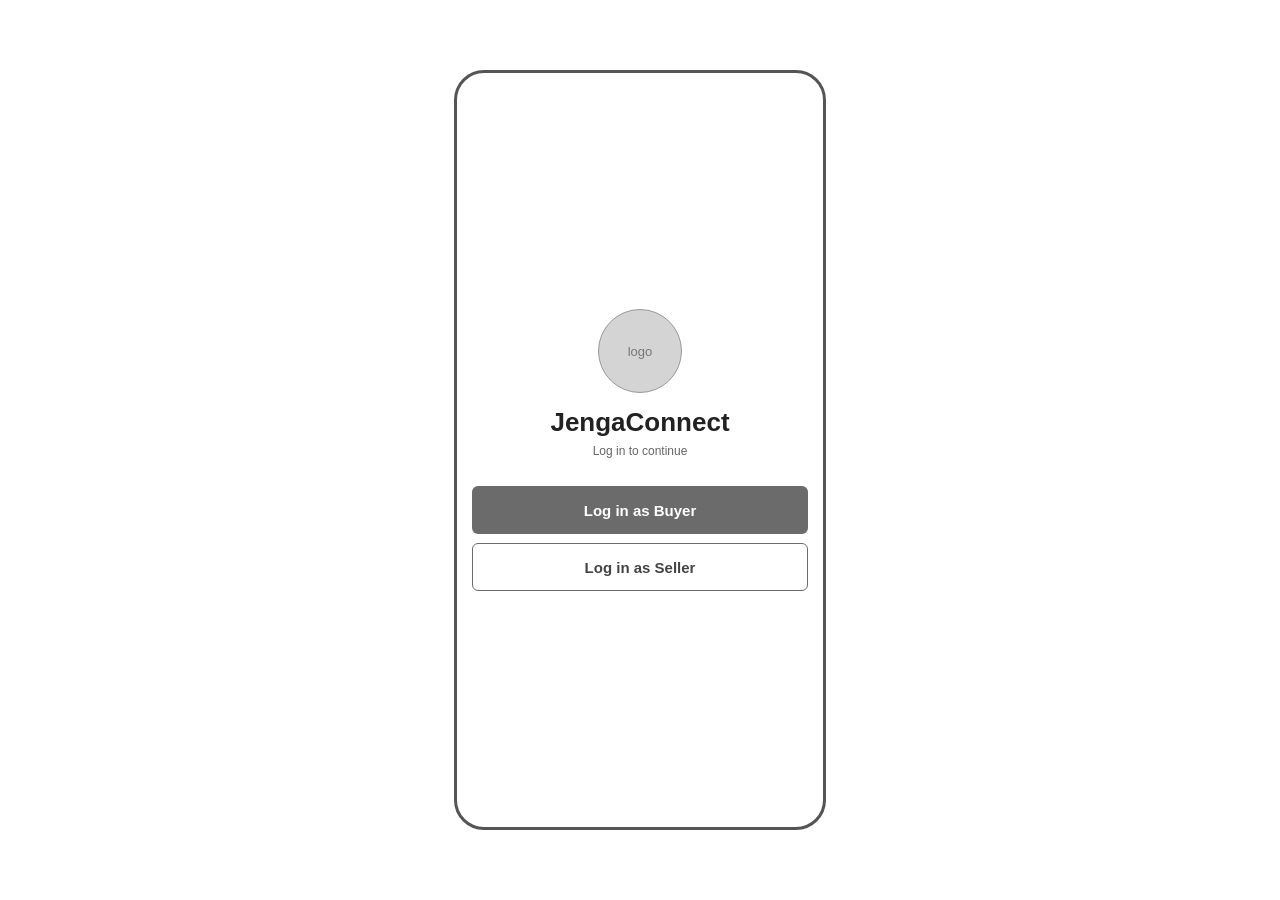
<file: index.html>
<!DOCTYPE html>
<html lang="en">
<head>
<meta charset="UTF-8">
<meta name="viewport" content="width=device-width, initial-scale=1">
<title>JengaConnect clickable wireframe</title>
<style>
/* Same look as the JengaConnect wireframes. Every button simply moves to the next step. */
*{box-sizing:border-box}
body{margin:0;background:#fff;color:#222;font-family:Arial,Helvetica,sans-serif}
button,input,select,textarea{font:inherit;color:inherit}
button{cursor:pointer}
.page{min-height:100vh;display:flex;align-items:center;justify-content:center;padding:14px}
.phone{width:372px;max-width:100%;height:min(760px,calc(100vh - 28px));min-height:600px;border:3px solid #555;border-radius:30px;background:#fff;padding:16px 15px;position:relative;overflow:hidden}
.screen{height:100%;display:flex;flex-direction:column;overflow-y:auto}
.bar{flex:none;height:38px;background:#d9d9d9;border-radius:5px;display:flex;align-items:center;padding:0 11px;font-size:15px;font-weight:700;margin-bottom:11px;gap:8px}
.bar .t{flex:1}
.bar button{border:0;background:none;font-weight:700;font-size:15px;padding:0}
.bar .exit{font-size:11px;font-weight:400;color:#555;text-decoration:underline}
.fld{border:1.5px solid #888;border-radius:4px;min-height:36px;margin:7px 0;padding:0 10px;font-size:14px;display:flex;align-items:center;color:#555;background:#fafafa;width:100%}
input.fld,select.fld,textarea.fld{outline:0}
textarea.fld{padding:8px 10px;min-height:84px;align-items:flex-start;resize:none}
.row2{display:flex;gap:8px}.row2>*{flex:1;min-width:0}
.card{border:1.5px solid #888;border-radius:6px;display:flex;gap:10px;padding:8px;margin:8px 0;font-size:14px;line-height:1.35;background:#fff;text-align:left;width:100%}
.img{width:68px;height:68px;background:#cfcfcf;border:1.5px solid #999;display:flex;align-items:center;justify-content:center;color:#777;font-size:12px;flex:none}
.bigimg{width:100%;height:130px;background:#cfcfcf;border:1.5px solid #999;display:flex;align-items:center;justify-content:center;color:#777;font-size:14px;margin-bottom:10px;gap:6px}
.btn{width:100%;min-height:42px;background:#6b6b6b;color:#fff;border:0;border-radius:6px;font-size:14px;font-weight:700;margin:9px 0 0}
.btn.alt{background:#fff;color:#444;border:1.5px solid #6b6b6b}
.kv{font-size:14px;display:grid;grid-template-columns:104px 1fr;gap:7px 8px;margin:7px 0}
.kv b{color:#555}
.chip{display:inline-block;border:1.5px solid #888;border-radius:14px;font-size:12.5px;padding:5px 11px;margin:4px 4px 0 0;background:#fff}
.steps{margin:8px 0}.step{display:flex;align-items:center;gap:10px;font-size:14px;margin:9px 0}
.dot{width:19px;height:19px;border-radius:50%;border:2px solid #666;flex:none}.dot.on{background:#666}
.tag{display:inline-flex;width:21px;height:21px;border-radius:50%;background:#254F18;color:#fff;font-size:12px;font-weight:700;align-items:center;justify-content:center;flex:none}
.small{font-size:12px;color:#666;margin:6px 0;display:flex;align-items:center;gap:6px}
.q{border:2px solid #254F18;border-radius:7px;padding:11px;margin:12px 0 0}
.q p{margin:0 0 3px;font-size:14px;font-weight:700}
.demo{border:1.5px dashed #888;border-radius:6px;padding:10px;margin:12px 0 0;background:#fafafa}
.status{display:inline-block;border:1px solid #777;border-radius:3px;background:#eee;font-size:11px;font-weight:700;padding:1px 6px}
.logo{width:84px;height:84px;border-radius:50%;background:#d4d4d4;border:1.5px solid #999;color:#777;display:flex;align-items:center;justify-content:center;margin:0 auto 14px;font-size:13px}
.center{text-align:center}
.grow{flex:1}
</style>
</head>
<body>
<div class="page"><div class="phone"><div class="screen" id="screen"></div></div></div>

<script>
(function(){
"use strict";
const tag=n=>`<span class="tag">${n}</span>`;
const exit=`<button class="exit" data-go="login">Exit</button>`;
const bar=(title,back=true)=>`<div class="bar">${back?`<button data-back>‹ Back</button>`:""}<span class="t">${title}</span>${exit}</div>`;
const listingCard=n=>`<button class="card" data-go="b-listing"><span class="img">photo</span><span><b>Material ${n} · qty</b><br>Condition: ___<br>Area · UGX ___</span></button>`;
const steps=on=>`<div class="steps">${["Contacted","Inspected","Agreed","Collected"].map((s,i)=>`<div class="step"><span class="dot ${i<on?"on":""}"></span>${s}</div>`).join("")}</div>`;
const reqCard=(m,q,st)=>`<button class="card" data-go="s-request"><span class="img">photo</span><span><b>${m}</b><br>${q}<br><span class="status">${st}</span> · tap to open</span></button>`;
const sellerCard=status=>`<div class="card" style="cursor:default"><span class="img">photo</span><span><b>Material · qty</b><br>Status: <span class="status">${status}</span></span></div>`;

// every screen below; every button moves to the next step, whatever has been typed
const SCREENS={
login:()=>`<div class="grow"></div><div class="center"><div class="logo">logo</div><h2 style="margin:0 0 4px;font-size:26px">JengaConnect</h2><p class="small" style="justify-content:center">Log in to continue</p></div>
 <button class="btn" data-go="b-browse" style="min-height:48px;font-size:15px;margin-top:22px">Log in as Buyer</button>
 <button class="btn alt" data-go="s-create" style="min-height:48px;font-size:15px">Log in as Seller</button><div class="grow"></div>`,

// ----- BUYER -----
"b-browse":()=>`${bar("JengaConnect",false)}
 <div class="fld">${tag(1)}&nbsp;&nbsp;Material (e.g. bricks, cement)</div>
 <div class="row2"><div class="fld">Quantity</div><div class="fld">Area ▾</div></div>
 <div class="fld">Collection: pick-up ▾</div>
 <div class="small">Listings are posted by individual sellers. JengaConnect does not sell or deliver.</div>
 ${listingCard("A")}${listingCard("B")}${listingCard("C")}`,

"b-listing":()=>`${bar("Listing")}
 <div class="bigimg">${tag(2)}photos (swipe)</div>
 <div class="kv"><b>Material</b><span>_______</span><b>Quantity</b><span>___ units</span><b>Condition</b><span>new / used / damaged</span><b>Age</b><span>months in storage</span><b>Area</b><span>general only</span><b>Asking</b><span>UGX ___</span><b>Seller</b><span>ownership / permission confirmed ✓</span></div>
 <div class="small">Exact site address is not shown.</div>
 <button class="btn" data-go="b-contact">Ask the seller</button>
 <button class="btn alt" data-go="report-listing">Report listing</button>`,

"report-listing":()=>`${bar("Report listing")}
 <div class="small">${tag(5)}Reports go to moderators</div>
 <select class="fld"><option>Reason ▾</option><option>Wrong material or quantity</option><option>Unsafe or misleading</option><option>Other</option></select>
 <textarea class="fld" placeholder="What happened?"></textarea>
 <button class="btn" data-go="b-browse">Submit report</button>`,

"b-contact":()=>`${bar("Contact seller")}
 <div class="small">${tag(3)}Quick questions</div>
 <div><span class="chip">Still available?</span><span class="chip">Can I inspect first?</span><span class="chip">Part quantity?</span><span class="chip">Collection cost?</span></div>
 <textarea class="fld" placeholder="Type a question…" style="margin-top:12px"></textarea>
 <div class="small" style="margin-top:8px">Inspection arrangement</div>
 <div class="row2"><select class="fld"><option>Date ▾</option><option>Tomorrow</option><option>This Saturday</option></select><select class="fld"><option>Time ▾</option><option>Morning</option><option>Afternoon</option></select></div>
 <button class="btn" data-go="b-waiting">Send request</button>`,

"b-waiting":()=>`${bar("Request sent")}
 <div class="center" style="padding:30px 0 14px"><div class="logo" style="width:64px;height:64px;font-size:11px">sent</div><b>Waiting for the seller to reply</b><div class="small" style="justify-content:center">Material · qty</div></div>
 <div class="demo"><div class="small" style="margin:0 0 4px"><b>Seller side (demo)</b></div><div class="small" style="margin:0">Seller replies and agrees to the inspection.</div>
 <button class="btn" data-go="b-inspect">Seller agrees to inspection</button></div>`,

"b-inspect":()=>`${bar("Inspection")}
 <div class="kv"><b>Seller</b><span>agreed</span><b>Inspection</b><span>day · time</span><b>Material</b><span>_______</span></div>
 <div class="small">Buyer inspects the material at the agreed time.</div>
 <div class="q"><p>Does the inspection confirm the listing?</p>
  <button class="btn" data-go="b-collection">Yes</button>
  <button class="btn alt" data-go="report-inspect">No · report to moderators</button></div>`,

"report-inspect":()=>`${bar("Report to moderators")}
 <div class="small">${tag(5)}Listing did not match the inspection</div>
 <select class="fld"><option>Reason ▾</option><option>Wrong material or quantity</option><option>Condition worse than listed</option><option>Other</option></select>
 <textarea class="fld" placeholder="What happened?"></textarea>
 <button class="btn" data-go="b-browse">Submit report · back to Browse</button>`,

"b-collection":()=>`${bar("Collection")}
 <div class="kv"><b>Agreed qty</b><span>___ units</span><b>Window</b><span>day · time</span><b>Total cost</b><span>UGX ___ + transport</span></div>
 <div class="small">${tag(4)}Status</div>${steps(2)}
 <div class="q"><p>Is the total cost still worthwhile?</p>
  <button class="btn" data-go="b-agreed">Yes · agree</button>
  <button class="btn alt" data-go="b-browse">No · cancel</button></div>
 <div class="small" style="margin-top:12px">${tag(5)}<button data-go="report-inspect" style="border:0;background:none;padding:0;font-size:12px;color:#666;text-decoration:underline">Problem? Report to moderators</button></div>`,

"b-agreed":()=>`${bar("Collection")}
 <div class="kv"><b>Agreed qty</b><span>___ units</span><b>Window</b><span>day · time</span><b>Total cost</b><span>UGX ___ + transport</span></div>
 <div class="small">${tag(4)}Status</div>${steps(3)}
 <button class="btn" data-go="b-done">Collect material · mark complete</button>`,

"b-done":()=>`<div class="grow"></div><div class="center"><div class="logo">done</div><h2 style="margin:0 0 6px">Exchange complete</h2>
 <div class="small" style="justify-content:center">The seller confirms collection</div>${steps(4)}</div>
 <button class="btn" data-go="login">Back to start</button><div class="grow"></div>`,

// ----- SELLER -----
"s-create":()=>`${bar("New listing",false)}
 <div class="fld">${tag(1)}&nbsp;&nbsp;Material</div>
 <div class="row2"><input class="fld" placeholder="Quantity"><select class="fld"><option>Unit ▾</option><option>units</option><option>bags</option></select></div>
 <select class="fld"><option>Condition: new / used / damaged ▾</option><option>New</option><option>Used</option><option>Damaged</option></select>
 <select class="fld"><option>General area ▾</option><option>Kampala</option><option>Wakiso</option></select>
 <input class="fld" placeholder="Asking price: UGX ___">
 <input class="fld" placeholder="Age: months in storage (e.g. cement)">
 <div class="row2" style="margin-top:7px"><div class="img" style="width:auto;height:50px">+ photo</div><div class="img" style="width:auto;height:50px">+ photo</div></div>
 <div class="img" style="width:auto;height:38px;margin-top:7px">+ proof of ownership or permission (optional)</div>
 <div class="small">Proof is kept private. Buyers only see "confirmed".</div>
 <label class="small" style="margin:8px 0 0"><input type="checkbox" style="width:auto"> I own this material or have permission to sell it</label>
 <button class="btn" data-go="s-listings">Submit for review</button>`,

"s-listings":()=>`${bar("My listings")}
 ${sellerCard("Pending review")}
 <div class="demo"><div class="small" style="margin:0 0 2px"><b>Moderator check (demo)</b></div><div class="small" style="margin:0">${tag(2)}Listings are checked before they appear</div>
  <button class="btn" data-go="s-published">Passed · publish</button></div>`,

"s-published":()=>`${bar("My listings")}
 ${sellerCard("Published")}
 <div class="small">Listing is now visible to buyers.</div>
 <div class="demo"><div class="small" style="margin:0"><b>Buyers have sent requests (demo)</b></div>
  <button class="btn" data-go="s-requests">Open Requests</button></div>`,

"s-requests":()=>`${bar("Requests")}
 <div class="small">Buyer requests for your listings</div>
 ${reqCard("Material A · qty","“Can I inspect first?”","New")}
 ${reqCard("Material B · qty","“Part quantity?”","New")}
 ${reqCard("Material C · qty","“Still available?”","Replied")}`,

"s-request":()=>`${bar("Buyer request")}
 <div class="small">${tag(3)}Buyer question</div>
 <div class="fld" style="min-height:50px;align-items:flex-start;padding-top:8px">“Can I inspect first?”</div>
 <div class="kv"><b>Proposed</b><span>date · time</span><b>Quantity</b><span>___ units</span></div>
 <button class="btn" data-go="s-reserved">Accept</button>
 <button class="btn alt" data-go="s-reserved">Suggest another time</button>`,

"s-reserved":()=>`${bar("Reserved")}
 ${sellerCard("Reserved")}
 <div class="small" style="margin-top:10px">Buyer inspects and collects the material.</div>
 <div class="small">${tag(4)}After inspection</div>
 <button class="btn" data-go="s-done">Confirm collection</button>`,

"s-done":()=>`<div class="grow"></div><div class="center"><div class="logo">done</div><h2 style="margin:0 0 6px">Listing collected</h2>
 <div class="small" style="justify-content:center">Exchange finished</div></div>
 ${sellerCard("Collected")}
 <button class="btn" data-go="login">Back to start</button><div class="grow"></div>`
};

// ---------- navigation ----------
let current="login",stack=[];
function show(id,push){
  if(push)stack.push(current);
  if(id==="login")stack=[];
  current=id;
  const el=document.getElementById("screen");
  el.innerHTML=SCREENS[id]();
  el.scrollTop=0;
}
document.addEventListener("click",e=>{
  const go=e.target.closest("[data-go]");
  if(go){show(go.dataset.go,true);return}
  if(e.target.closest("[data-back]"))show(stack.pop()||"login",false);
});
show("login",false);
})();
</script>
</body>
</html>
</file>
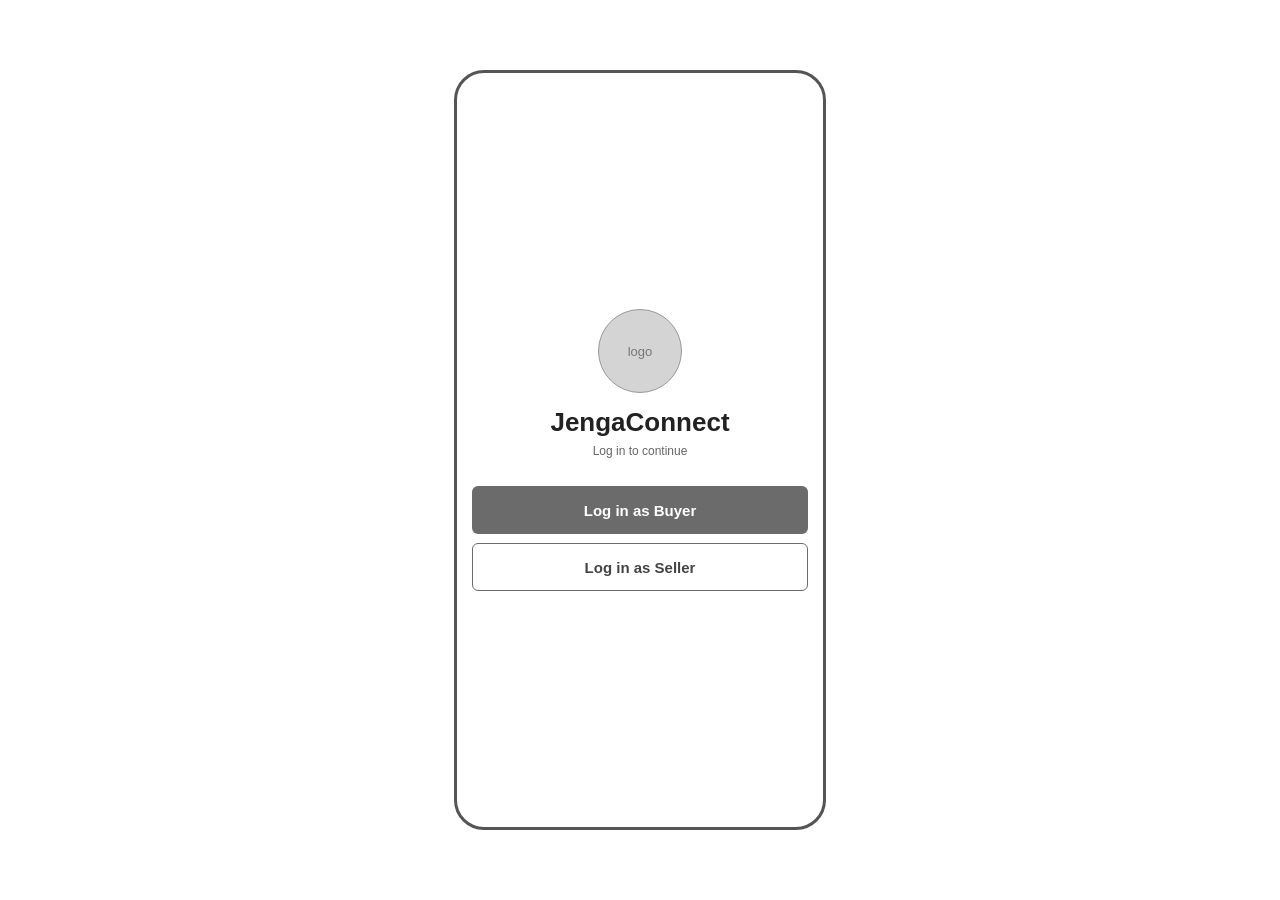
<file: prototypes/index.html>
<!DOCTYPE html>
<html lang="en">

<head>
	<meta charset="UTF-8">
	<meta name="viewport" content="width=device-width, initial-scale=1">
	<title>JengaConnect clickable wireframe</title>
	<style>
		/* Same look as the JengaConnect wireframes. Every button simply moves to the next step. */
		* {
			box-sizing: border-box
		}

		body {
			margin: 0;
			background: #fff;
			color: #222;
			font-family: Arial, Helvetica, sans-serif
		}

		button,
		input,
		select,
		textarea {
			font: inherit;
			color: inherit
		}

		button {
			cursor: pointer
		}

		.page {
			min-height: 100vh;
			display: flex;
			align-items: center;
			justify-content: center;
			padding: 14px
		}

		.phone {
			width: 372px;
			max-width: 100%;
			height: min(760px, calc(100vh - 28px));
			min-height: 600px;
			border: 3px solid #555;
			border-radius: 30px;
			background: #fff;
			padding: 16px 15px;
			position: relative;
			overflow: hidden
		}

		.screen {
			height: 100%;
			display: flex;
			flex-direction: column;
			overflow-y: auto
		}

		.bar {
			flex: none;
			height: 38px;
			background: #d9d9d9;
			border-radius: 5px;
			display: flex;
			align-items: center;
			padding: 0 11px;
			font-size: 15px;
			font-weight: 700;
			margin-bottom: 11px;
			gap: 8px
		}

		.bar .t {
			flex: 1
		}

		.bar button {
			border: 0;
			background: none;
			font-weight: 700;
			font-size: 15px;
			padding: 0
		}

		.bar .exit {
			font-size: 11px;
			font-weight: 400;
			color: #555;
			text-decoration: underline
		}

		.fld {
			border: 1.5px solid #888;
			border-radius: 4px;
			min-height: 36px;
			margin: 7px 0;
			padding: 0 10px;
			font-size: 14px;
			display: flex;
			align-items: center;
			color: #555;
			background: #fafafa;
			width: 100%
		}

		input.fld,
		select.fld,
		textarea.fld {
			outline: 0
		}

		textarea.fld {
			padding: 8px 10px;
			min-height: 84px;
			align-items: flex-start;
			resize: none
		}

		.row2 {
			display: flex;
			gap: 8px
		}

		.row2>* {
			flex: 1;
			min-width: 0
		}

		.card {
			border: 1.5px solid #888;
			border-radius: 6px;
			display: flex;
			gap: 10px;
			padding: 8px;
			margin: 8px 0;
			font-size: 14px;
			line-height: 1.35;
			background: #fff;
			text-align: left;
			width: 100%
		}

		.img {
			width: 68px;
			height: 68px;
			background: #cfcfcf;
			border: 1.5px solid #999;
			display: flex;
			align-items: center;
			justify-content: center;
			color: #777;
			font-size: 12px;
			flex: none
		}

		.bigimg {
			width: 100%;
			height: 130px;
			background: #cfcfcf;
			border: 1.5px solid #999;
			display: flex;
			align-items: center;
			justify-content: center;
			color: #777;
			font-size: 14px;
			margin-bottom: 10px;
			gap: 6px
		}

		.btn {
			width: 100%;
			min-height: 42px;
			background: #6b6b6b;
			color: #fff;
			border: 0;
			border-radius: 6px;
			font-size: 14px;
			font-weight: 700;
			margin: 9px 0 0
		}

		.btn.alt {
			background: #fff;
			color: #444;
			border: 1.5px solid #6b6b6b
		}

		.kv {
			font-size: 14px;
			display: grid;
			grid-template-columns: 104px 1fr;
			gap: 7px 8px;
			margin: 7px 0
		}

		.kv b {
			color: #555
		}

		.chip {
			display: inline-block;
			border: 1.5px solid #888;
			border-radius: 14px;
			font-size: 12.5px;
			padding: 5px 11px;
			margin: 4px 4px 0 0;
			background: #fff
		}

		.steps {
			margin: 8px 0
		}

		.step {
			display: flex;
			align-items: center;
			gap: 10px;
			font-size: 14px;
			margin: 9px 0
		}

		.dot {
			width: 19px;
			height: 19px;
			border-radius: 50%;
			border: 2px solid #666;
			flex: none
		}

		.dot.on {
			background: #666
		}

		.tag {
			display: inline-flex;
			width: 21px;
			height: 21px;
			border-radius: 50%;
			background: #254F18;
			color: #fff;
			font-size: 12px;
			font-weight: 700;
			align-items: center;
			justify-content: center;
			flex: none
		}

		.small {
			font-size: 12px;
			color: #666;
			margin: 6px 0;
			display: flex;
			align-items: center;
			gap: 6px
		}

		.q {
			border: 2px solid #254F18;
			border-radius: 7px;
			padding: 11px;
			margin: 12px 0 0
		}

		.q p {
			margin: 0 0 3px;
			font-size: 14px;
			font-weight: 700
		}

		.demo {
			border: 1.5px dashed #888;
			border-radius: 6px;
			padding: 10px;
			margin: 12px 0 0;
			background: #fafafa
		}

		.status {
			display: inline-block;
			border: 1px solid #777;
			border-radius: 3px;
			background: #eee;
			font-size: 11px;
			font-weight: 700;
			padding: 1px 6px
		}

		.logo {
			width: 84px;
			height: 84px;
			border-radius: 50%;
			background: #d4d4d4;
			border: 1.5px solid #999;
			color: #777;
			display: flex;
			align-items: center;
			justify-content: center;
			margin: 0 auto 14px;
			font-size: 13px
		}

		.center {
			text-align: center
		}

		.grow {
			flex: 1
		}
	</style>
</head>

<body>
	<div class="page">
		<div class="phone">
			<div class="screen" id="screen"></div>
		</div>
	</div>

	<script>
		(function () {
			"use strict";
			const tag = n => `<span class="tag">${n}</span>`;
			const exit = `<button class="exit" data-go="login">Exit</button>`;
			const bar = (title, back = true) => `<div class="bar">${back ? `<button data-back>‹ Back</button>` : ""}<span class="t">${title}</span>${exit}</div>`;
			const listingCard = n => `<button class="card" data-go="b-listing"><span class="img">photo</span><span><b>Material ${n} · qty</b><br>Condition: ___<br>Area · UGX ___</span></button>`;
			const steps = on => `<div class="steps">${["Contacted", "Inspected", "Agreed", "Collected"].map((s, i) => `<div class="step"><span class="dot ${i < on ? "on" : ""}"></span>${s}</div>`).join("")}</div>`;
			const sellerCard = status => `<div class="card" style="cursor:default"><span class="img">photo</span><span><b>Material · qty</b><br>Status: <span class="status">${status}</span></span></div>`;

			// every screen below; every button moves to the next step, whatever has been typed
			const SCREENS = {
				login: () => `<div class="grow"></div><div class="center"><div class="logo">logo</div><h2 style="margin:0 0 4px;font-size:26px">JengaConnect</h2><p class="small" style="justify-content:center">Log in to continue</p></div>
 <button class="btn" data-go="b-browse" style="min-height:48px;font-size:15px;margin-top:22px">Log in as Buyer</button>
 <button class="btn alt" data-go="s-create" style="min-height:48px;font-size:15px">Log in as Seller</button><div class="grow"></div>`,

				// ----- BUYER -----
				"b-browse": () => `${bar("JengaConnect", false)}
 <div class="fld">${tag(1)}&nbsp;&nbsp;Material (e.g. bricks, cement)</div>
 <div class="row2"><div class="fld">Quantity</div><div class="fld">Area ▾</div></div>
 <div class="fld">Collection: pick-up ▾</div>
 ${listingCard("A")}${listingCard("B")}${listingCard("C")}`,

				"b-listing": () => `${bar("Listing")}
 <div class="bigimg">${tag(2)}photos (swipe)</div>
 <div class="kv"><b>Material</b><span>_______</span><b>Quantity</b><span>___ units</span><b>Condition</b><span>new / used / damaged</span><b>Area</b><span>general only</span><b>Asking</b><span>UGX ___</span><b>Seller</b><span>permission stated</span></div>
 <div class="small">Exact site address is not shown.</div>
 <button class="btn" data-go="b-contact">Ask the seller</button>
 <button class="btn alt" data-go="report-listing">Report listing</button>`,

				"report-listing": () => `${bar("Report listing")}
 <div class="small">${tag(5)}Reports go to moderators</div>
 <select class="fld"><option>Reason ▾</option><option>Wrong material or quantity</option><option>Unsafe or misleading</option><option>Other</option></select>
 <textarea class="fld" placeholder="What happened?"></textarea>
 <button class="btn" data-go="b-browse">Submit report</button>`,

				"b-contact": () => `${bar("Contact seller")}
 <div class="small">${tag(3)}Quick questions</div>
 <div><span class="chip">Still available?</span><span class="chip">Can I inspect first?</span><span class="chip">Part quantity?</span><span class="chip">Collection cost?</span></div>
 <textarea class="fld" placeholder="Type a question…" style="margin-top:12px"></textarea>
 <div class="small" style="margin-top:8px">Inspection arrangement</div>
 <div class="row2"><select class="fld"><option>Date ▾</option><option>Tomorrow</option><option>This Saturday</option></select><select class="fld"><option>Time ▾</option><option>Morning</option><option>Afternoon</option></select></div>
 <button class="btn" data-go="b-waiting">Send request</button>`,

				"b-waiting": () => `${bar("Request sent")}
 <div class="center" style="padding:30px 0 14px"><div class="logo" style="width:64px;height:64px;font-size:11px">sent</div><b>Waiting for the seller to reply</b><div class="small" style="justify-content:center">Material · qty</div></div>
 <div class="demo"><div class="small" style="margin:0 0 4px"><b>Seller side (demo)</b></div><div class="small" style="margin:0">Seller replies and agrees to the inspection.</div>
 <button class="btn" data-go="b-inspect">Seller agrees to inspection</button></div>`,

				"b-inspect": () => `${bar("Inspection")}
 <div class="kv"><b>Seller</b><span>agreed</span><b>Inspection</b><span>day · time</span><b>Material</b><span>_______</span></div>
 <div class="small">Buyer inspects the material at the agreed time.</div>
 <div class="q"><p>Does the inspection confirm the listing?</p>
  <button class="btn" data-go="b-collection">Yes</button>
  <button class="btn alt" data-go="report-inspect">No · report to moderators</button></div>`,

				"report-inspect": () => `${bar("Report to moderators")}
 <div class="small">${tag(5)}Listing did not match the inspection</div>
 <select class="fld"><option>Reason ▾</option><option>Wrong material or quantity</option><option>Condition worse than listed</option><option>Other</option></select>
 <textarea class="fld" placeholder="What happened?"></textarea>
 <button class="btn" data-go="b-browse">Submit report · back to Browse</button>`,

				"b-collection": () => `${bar("Collection")}
 <div class="kv"><b>Agreed qty</b><span>___ units</span><b>Window</b><span>day · time</span><b>Total cost</b><span>UGX ___ + transport</span></div>
 <div class="small">${tag(4)}Status</div>${steps(2)}
 <div class="q"><p>Is the total cost still worthwhile?</p>
  <button class="btn" data-go="b-agreed">Yes · agree</button>
  <button class="btn alt" data-go="b-browse">No · cancel</button></div>
 <div class="small" style="margin-top:12px">${tag(5)}<button data-go="report-inspect" style="border:0;background:none;padding:0;font-size:12px;color:#666;text-decoration:underline">Problem? Report to moderators</button></div>`,

				"b-agreed": () => `${bar("Collection")}
 <div class="kv"><b>Agreed qty</b><span>___ units</span><b>Window</b><span>day · time</span><b>Total cost</b><span>UGX ___ + transport</span></div>
 <div class="small">${tag(4)}Status</div>${steps(3)}
 <button class="btn" data-go="b-done">Collect material · mark complete</button>`,

				"b-done": () => `<div class="grow"></div><div class="center"><div class="logo">done</div><h2 style="margin:0 0 6px">Exchange complete</h2>
 <div class="small" style="justify-content:center">The seller confirms collection</div>${steps(4)}</div>
 <button class="btn" data-go="login">Back to start</button><div class="grow"></div>`,

				// ----- SELLER -----
				"s-create": () => `${bar("New listing", false)}
 <div class="fld">${tag(1)}&nbsp;&nbsp;Material</div>
 <div class="row2"><input class="fld" placeholder="Quantity"><select class="fld"><option>Unit ▾</option><option>units</option><option>bags</option></select></div>
 <select class="fld"><option>Condition: new / used / damaged ▾</option><option>New</option><option>Used</option><option>Damaged</option></select>
 <select class="fld"><option>General area ▾</option><option>Kampala</option><option>Wakiso</option></select>
 <input class="fld" placeholder="Asking price: UGX ___">
 <div class="row2" style="margin-top:7px"><div class="img" style="width:auto;height:50px">+ photo</div><div class="img" style="width:auto;height:50px">+ photo</div></div>
 <label class="small" style="margin:10px 0 0"><input type="checkbox" style="width:auto"> I have permission to sell this material</label>
 <button class="btn" data-go="s-listings">Submit for review</button>`,

				"s-listings": () => `${bar("My listings")}
 ${sellerCard("Pending review")}
 <div class="demo"><div class="small" style="margin:0 0 2px"><b>Moderator check (demo)</b></div><div class="small" style="margin:0">${tag(2)}Listings are checked before they appear</div>
  <button class="btn" data-go="s-published">Passed · publish</button></div>`,

				"s-published": () => `${bar("My listings")}
 ${sellerCard("Published")}
 <div class="small">Listing is now visible to buyers.</div>
 <div class="demo"><div class="small" style="margin:0"><b>A buyer sends a request (demo)</b></div>
  <button class="btn" data-go="s-request">View buyer request</button></div>`,

				"s-request": () => `${bar("Buyer request")}
 <div class="small">${tag(3)}Buyer question</div>
 <div class="fld" style="min-height:50px;align-items:flex-start;padding-top:8px">“Can I inspect first?”</div>
 <div class="kv"><b>Proposed</b><span>date · time</span><b>Quantity</b><span>___ units</span></div>
 <button class="btn" data-go="s-reserved">Accept</button>
 <button class="btn alt" data-go="s-reserved">Suggest another time</button>`,

				"s-reserved": () => `${bar("Reserved")}
 ${sellerCard("Reserved")}
 <div class="small" style="margin-top:10px">Buyer inspects and collects the material.</div>
 <div class="small">${tag(4)}After inspection</div>
 <button class="btn" data-go="s-done">Confirm collection</button>`,

				"s-done": () => `<div class="grow"></div><div class="center"><div class="logo">done</div><h2 style="margin:0 0 6px">Listing collected</h2>
 <div class="small" style="justify-content:center">Exchange finished</div></div>
 ${sellerCard("Collected")}
 <button class="btn" data-go="login">Back to start</button><div class="grow"></div>`
			};

			// ---------- navigation ----------
			let current = "login", stack = [];
			function show(id, push) {
				if (push) stack.push(current);
				if (id === "login") stack = [];
				current = id;
				const el = document.getElementById("screen");
				el.innerHTML = SCREENS[id]();
				el.scrollTop = 0;
			}
			document.addEventListener("click", e => {
				const go = e.target.closest("[data-go]");
				if (go) {show(go.dataset.go, true); return }
				if (e.target.closest("[data-back]")) show(stack.pop() || "login", false);
			});
			show("login", false);
		})();
	</script>
</body>

</html>
</file>
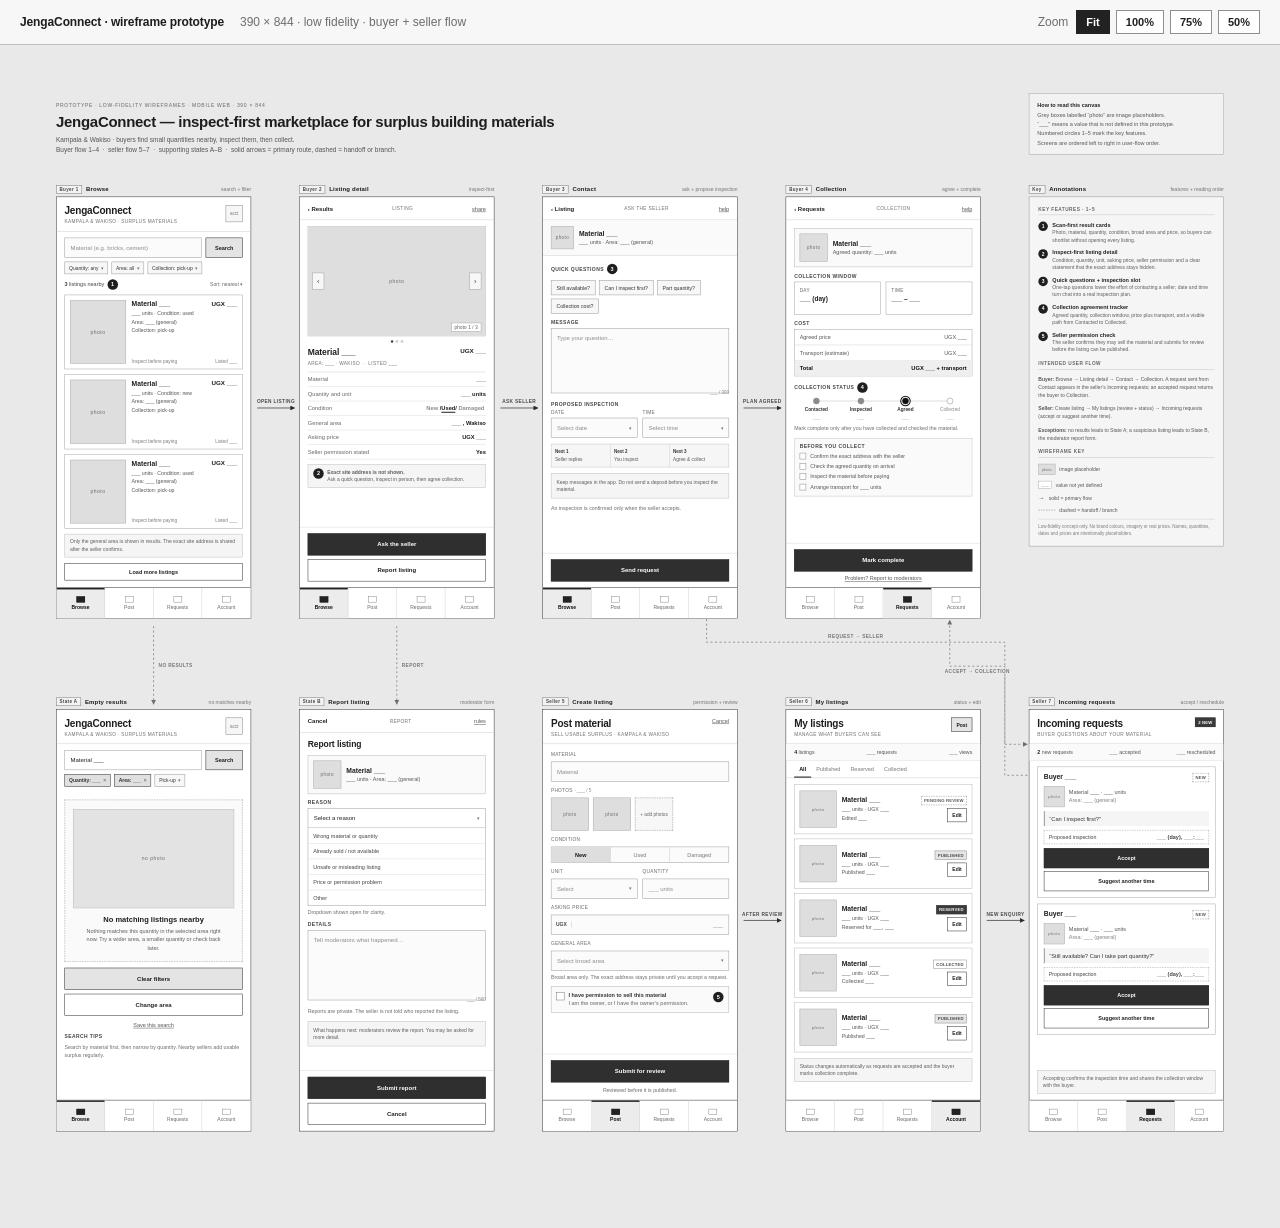
<file: prototypes/index1.html>
<!DOCTYPE html>
<html lang="en">
<head>
<meta charset="UTF-8" />
<meta name="viewport" content="width=device-width, initial-scale=1" />
<title>JengaConnect — Low-fidelity wireframes</title>
<style>
  :root{
    --bg:#e9e9e9;
    --paper:#fff;
    --ink:#1d1d1d;
    --line:#2b2b2b;
    --line-mid:#9a9a9a;
    --line-soft:#cfcfcf;
    --fill:#dcdcdc;
    --fill-soft:#efefef;
    --muted:#5f5f5f;
    --muted-2:#8a8a8a;
  }
  *{box-sizing:border-box;}
  html,body{margin:0;}
  body{
    font-family:-apple-system,BlinkMacSystemFont,"Segoe UI",Roboto,Helvetica,Arial,sans-serif;
    background:var(--bg);
    color:var(--ink);
    font-size:12px;
    -webkit-font-smoothing:antialiased;
  }

  /* ---------- toolbar (outside the canvas) ---------- */
  .toolbar{
    position:sticky;top:0;z-index:80;
    display:flex;align-items:center;gap:16px;
    padding:10px 20px;
    background:#f7f7f7;
    border-bottom:1px solid #bdbdbd;
    font-size:12px;
  }
  .toolbar .t{font-weight:800;letter-spacing:-.01em;}
  .toolbar .sub{color:#6d6d6d;}
  .zoom{margin-left:auto;display:flex;align-items:center;gap:6px;flex-wrap:wrap;}
  .zoom .zlabel{color:#6d6d6d;margin-right:2px;}
  .zoom button{
    font:inherit;font-size:11px;font-weight:600;
    padding:5px 9px;border:1px solid #8f8f8f;background:#fff;color:#222;cursor:pointer;
  }
  .zoom button:hover{background:#e4e4e4;}
  .zoom button.on{background:#222;color:#fff;border-color:#222;}

  /* ---------- canvas ---------- */
  .viewport{overflow:auto;padding:48px 56px 96px;}
  .scaler{position:relative;}
  .stage{position:absolute;top:0;left:0;width:2334px;transform-origin:0 0;}

  .canvas-head{
    display:flex;align-items:flex-end;justify-content:space-between;gap:48px;
    margin:0 0 54px;
  }
  .canvas-head .kicker{
    font-size:10px;letter-spacing:.14em;text-transform:uppercase;color:#666;
    margin-bottom:10px;
  }
  .canvas-head h1{
    margin:0;font-size:30px;line-height:1.15;font-weight:800;letter-spacing:-.02em;
    max-width:1200px;
  }
  .canvas-head .sub{margin-top:10px;font-size:13px;color:#555;line-height:1.5;}
  .canvas-head .note{
    border:1px solid #a2a2a2;background:#f2f2f2;
    padding:14px 16px;font-size:11px;line-height:1.7;color:#555;
    width:390px;flex:none;
  }
  .canvas-head .note b{color:#222;}

  /* ---------- grid + cells ---------- */
  .grid{
    display:grid;
    grid-template-columns:repeat(5,390px);
    column-gap:96px;
    row-gap:150px;
    width:2334px;
    position:relative;
  }
  .cell{position:relative;}
  .cell-label{
    height:30px;display:flex;align-items:center;gap:8px;
    margin-bottom:0;font-size:12px;font-weight:700;letter-spacing:.03em;
  }
  .cell-label .no{
    font-size:9px;font-weight:700;letter-spacing:.08em;
    border:1px solid #777;color:#444;background:#f3f3f3;
    padding:3px 6px;line-height:1;white-space:nowrap;
  }
  .cell-label .desc{
    margin-left:auto;font-size:10px;font-weight:400;color:#767676;letter-spacing:0;
    white-space:nowrap;
  }

  /* ---------- phone frame ---------- */
  .frame{
    width:390px;height:844px;background:var(--paper);
    border:1.5px solid var(--line);
    display:flex;flex-direction:column;
    position:relative;overflow:hidden;
  }
  .body{flex:1;min-height:0;display:flex;flex-direction:column;overflow:hidden;}
  .body.pad{padding:16px;gap:12px;}

  /* arrows overlay */
  #arrows{position:absolute;top:0;left:0;z-index:20;pointer-events:none;overflow:visible;}
  .alabel{
    font-family:-apple-system,BlinkMacSystemFont,"Segoe UI",Roboto,Helvetica,Arial,sans-serif;
    font-size:9.5px;font-weight:700;letter-spacing:.08em;text-transform:uppercase;
    fill:#4a4a4a;paint-order:stroke;stroke:#e9e9e9;stroke-width:3.5px;stroke-linejoin:round;
  }
  .alabel.soft{fill:#757575;}

  /* ---------- shared app chrome ---------- */
  .app-head{
    flex:none;display:flex;align-items:flex-start;justify-content:space-between;
    padding:16px 16px 12px;border-bottom:1px solid var(--line-soft);
  }
  .wordmark{font-size:20px;font-weight:800;letter-spacing:-.02em;line-height:1.1;}
  .micro{font-size:9.5px;letter-spacing:.07em;text-transform:uppercase;color:#6d6d6d;line-height:1.4;}
  .app-head .micro{margin-top:4px;}
  .avatar{
    width:34px;height:34px;border:1px solid #8a8a8a;
    display:grid;place-items:center;font-size:9px;color:#777;background:#f6f6f6;
  }
  .topline{
    flex:none;display:flex;align-items:center;justify-content:space-between;gap:8px;
    padding:12px 16px;border-bottom:1px solid var(--line-soft);min-height:46px;
  }
  .back{font-size:12px;font-weight:700;color:#222;}
  .link{font-size:11px;color:#555;text-decoration:underline;text-underline-offset:2px;}
  .nav{
    flex:none;display:grid;grid-template-columns:repeat(4,1fr);
    height:62px;border-top:1.5px solid var(--line);background:#fff;
  }
  .nav .tab{
    display:flex;flex-direction:column;align-items:center;justify-content:center;gap:4px;
    font-size:10px;color:#666;border-right:1px solid #d2d2d2;position:relative;
  }
  .nav .tab:last-child{border-right:none;}
  .nav .tab .glyph{width:17px;height:12px;border:1px solid #8a8a8a;background:#fff;display:block;}
  .nav .tab.on{background:#ececec;color:#111;font-weight:700;}
  .nav .tab.on .glyph{background:#222;border-color:#222;}
  .nav .tab.on::before{content:"";position:absolute;top:0;left:0;right:0;height:3px;background:#222;}

  /* ---------- shared atoms ---------- */
  .badge{
    width:21px;height:21px;border-radius:50%;background:#1f1f1f;color:#fff;
    display:inline-grid;place-items:center;font-size:11px;font-weight:800;line-height:1;
    vertical-align:middle;flex:none;
  }
  .section-label{
    display:flex;align-items:center;gap:6px;
    font-size:10px;font-weight:800;letter-spacing:.08em;text-transform:uppercase;color:#444;
  }
  .input{
    min-height:40px;border:1px solid #9c9c9c;background:#fbfbfb;
    display:flex;align-items:center;justify-content:space-between;gap:8px;
    padding:0 11px;font-size:12px;color:#8c8c8c;
  }
  .input.solid{color:#222;background:#fff;}
  .caret{font-size:10px;color:#777;}
  .btn{
    border:1px solid #2b2b2b;background:#e4e4e4;color:#1d1d1d;
    padding:11px 12px;text-align:center;font-size:12px;font-weight:700;
    display:flex;align-items:center;justify-content:center;min-height:44px;
  }
  .btn.primary{background:#2f2f2f;color:#fff;border-color:#2f2f2f;}
  .btn.ghost{background:#fff;color:#222;}
  .btn.small{min-height:34px;padding:7px 10px;font-size:11px;}
  .btn.tiny{min-height:28px;padding:4px 9px;font-size:10px;font-weight:600;}
  .chip{
    border:1px solid #9a9a9a;background:#f7f7f7;
    padding:7px 9px;font-size:10.5px;color:#333;
    display:inline-flex;align-items:center;gap:5px;white-space:nowrap;
  }
  .chip.on{background:#e0e0e0;border-color:#333;font-weight:700;}
  .ph{
    background:#dedede;border:1px solid #b1b1b1;color:#6d6d6d;
    display:grid;place-items:center;font-size:10px;letter-spacing:.1em;text-transform:lowercase;
    flex:none;overflow:hidden;
  }
  .meta{font-size:11px;line-height:1.45;color:#555;}
  .dim{color:#818181;}
  .hint{font-size:10.5px;line-height:1.5;color:#6b6b6b;}
  .safety-note{border:1px solid #c2c2c2;background:#f5f5f5;padding:9px 10px;font-size:10px;line-height:1.5;color:#5d5d5d;}

  /* ---------- 1 · browse ---------- */
  .searchbar{display:flex;gap:8px;padding:12px 16px 8px;}
  .searchbar .input{flex:1;}
  .searchbar .btn{width:74px;flex:none;min-height:40px;padding:0 8px;font-size:11px;}
  .filter-row{display:flex;gap:7px;padding:0 16px 10px;flex-wrap:nowrap;}
  .filter-row .chip{font-size:10px;padding:6px 8px;}
  .meta-row{
    display:flex;align-items:center;justify-content:space-between;gap:8px;
    padding:0 16px 10px;font-size:11px;color:#444;
  }
  .meta-row .badge{margin-left:3px;}
  .sort{font-size:10px;color:#666;}
  .results{display:flex;flex-direction:column;gap:10px;padding:0 16px;flex:1;min-height:0;}
  .results .card{flex:1;min-height:118px;}
  .card{
    display:flex;gap:11px;border:1px solid #a3a3a3;background:#fff;
    padding:10px;flex:none;
  }
  .card .card-ph{width:112px;height:auto;align-self:stretch;min-height:104px;}
  .card-main{flex:1;min-width:0;display:flex;flex-direction:column;gap:2px;}
  .card-top{display:flex;align-items:flex-start;justify-content:space-between;gap:8px;}
  .card-title{font-size:13.5px;font-weight:700;line-height:1.25;}
  .price{font-size:12.5px;font-weight:800;white-space:nowrap;}
  .card-line{font-size:10.5px;color:#555;line-height:1.45;}
  .card-note{display:flex;justify-content:space-between;gap:8px;margin-top:auto;font-size:9.5px;color:#7d7d7d;}
  .infonote{
    margin:10px 16px 0;border:1px solid #c2c2c2;background:#f5f5f5;
    padding:8px 10px;font-size:10px;line-height:1.45;color:#5d5d5d;
  }
  .loadmore{padding:12px 16px 14px;}
  .loadmore .btn{width:100%;}

  /* ---------- 2 · listing ---------- */
  .carousel{
    height:220px;margin:12px 16px 0;border:1px solid #a8a8a8;position:relative;
  }
  .carousel .ph{width:100%;height:100%;border:none;}
  .car-count{
    position:absolute;right:8px;bottom:8px;background:#fff;border:1px solid #999;
    font-size:9px;padding:3px 6px;letter-spacing:.04em;color:#555;
  }
  .car-nav{
    position:absolute;top:50%;transform:translateY(-50%);
    width:24px;height:34px;background:#f7f7f7;border:1px solid #999;
    display:grid;place-items:center;font-size:15px;color:#444;
  }
  .car-nav.l{left:8px;} .car-nav.r{right:8px;}
  .dots{display:flex;justify-content:center;gap:5px;padding:8px 0 4px;}
  .dots i{width:5px;height:5px;border:1px solid #8c8c8c;border-radius:50%;display:block;background:#fff;}
  .dots i.on{background:#333;border-color:#333;}
  .listing-body{padding:6px 16px 0;}
  .title-row{display:flex;align-items:flex-start;justify-content:space-between;gap:10px;padding-bottom:10px;}
  .h1{font-size:17px;font-weight:800;letter-spacing:-.01em;line-height:1.2;}
  .details{border-top:1px solid #cfcfcf;}
  .drow{
    display:flex;align-items:center;justify-content:space-between;gap:10px;
    padding:8px 0;border-bottom:1px solid #dcdcdc;font-size:11.5px;
  }
  .drow > span:first-child{color:#666;}
  .drow > span:last-child{font-weight:600;text-align:right;}
  .cond b{font-weight:800;border-bottom:2px solid #222;padding-bottom:1px;}
  .cond span{color:#8b8b8b;margin:0 3px;}
  .with-badge{display:flex;gap:7px;align-items:flex-start;}
  .with-badge .badge{margin-top:-1px;}
  .actionbar{flex:none;padding:12px 16px;border-top:1px solid #d7d7d7;display:flex;flex-direction:column;gap:8px;}

  /* ---------- 3 · contact ---------- */
  .seller-strip{
    flex:none;display:flex;gap:10px;align-items:center;
    padding:12px 16px;border-bottom:1px solid var(--line-soft);background:#fafafa;
  }
  .seller-strip .ph{width:46px;height:46px;font-size:9px;}
  .contact-body{padding:16px;display:flex;flex-direction:column;gap:12px;}
  .qchips{display:flex;flex-wrap:wrap;gap:7px;}
  .qchips .chip{font-size:10.5px;padding:8px 10px;}
  .textarea{
    border:1px solid #9c9c9c;background:#fbfbfb;min-height:130px;
    padding:10px 11px;font-size:12px;color:#8c8c8c;line-height:1.5;
  }
  .textarea.tall{min-height:140px;}
  .counter{text-align:right;font-size:9px;color:#888;margin-top:-6px;}
  .two-col{display:grid;grid-template-columns:1fr 1fr;gap:10px;}
  .sub-label{font-size:9.5px;letter-spacing:.06em;text-transform:uppercase;color:#666;margin-bottom:5px;}
  .steps-inline{display:grid;grid-template-columns:repeat(3,1fr);border:1px solid #c6c6c6;background:#f6f6f6;}
  .steps-inline div{padding:9px 7px;font-size:9.5px;line-height:1.35;color:#5b5b5b;border-right:1px solid #d3d3d3;}
  .steps-inline div:last-child{border-right:none;}
  .steps-inline b{display:block;font-size:9px;color:#333;margin-bottom:2px;}

  /* ---------- 4 · collection ---------- */
  .collection-body{padding:16px;display:flex;flex-direction:column;gap:12px;}
  .summary-card{display:flex;gap:10px;align-items:center;border:1px solid #b8b8b8;padding:10px;background:#fafafa;}
  .summary-card .ph{width:56px;height:56px;font-size:9px;}
  .window-box{border:1px solid #a3a3a3;padding:10px;min-height:66px;}
  .window-box .v{font-size:13px;font-weight:700;margin-top:4px;}
  .cost{border:1px solid #a3a3a3;}
  .cost-row{display:flex;justify-content:space-between;gap:8px;padding:9px 10px;font-size:11px;border-bottom:1px solid #d6d6d6;color:#555;}
  .cost-row:last-child{border-bottom:none;}
  .cost-row.total{background:#efefef;color:#111;font-weight:800;font-size:11.5px;}
  .tracker{display:grid;grid-template-columns:repeat(4,1fr);position:relative;padding:2px 0 0;}
  .tracker::before{content:"";position:absolute;top:8px;left:12%;right:12%;height:1px;background:#bdbdbd;}
  .tstep{display:flex;flex-direction:column;align-items:center;gap:5px;position:relative;text-align:center;}
  .tstep .dot{width:13px;height:13px;border-radius:50%;border:1px solid #8d8d8d;background:#fff;z-index:1;}
  .tstep.done .dot{background:#8a8a8a;border-color:#8a8a8a;}
  .tstep.current .dot{background:#111;border-color:#111;outline:2px solid #111;outline-offset:2px;}
  .tstep .tl{font-size:9.5px;font-weight:700;line-height:1.25;color:#333;}
  .tstep .td{font-size:8.5px;color:#8a8a8a;}
  .tstep:not(.done):not(.current) .tl{color:#8a8a8a;font-weight:500;}
  .checklist{border:1px solid #c6c6c6;background:#fafafa;padding:10px;}
  .check-line{display:flex;gap:8px;align-items:flex-start;font-size:10.5px;line-height:1.4;color:#555;margin-top:6px;}
  .check-line .box{width:13px;height:13px;border:1px solid #8a8a8a;background:#fff;flex:none;margin-top:1px;}

  /* ---------- 5 · create listing ---------- */
  .form-body{padding:14px 16px 16px;display:flex;flex-direction:column;gap:11px;}
  .field{display:flex;flex-direction:column;gap:5px;}
  .photo-row{display:flex;gap:8px;}
  .photo-row .ph{width:76px;height:66px;font-size:9px;}
  .upload{
    width:76px;height:66px;border:1px dashed #8d8d8d;background:#f7f7f7;
    display:grid;place-items:center;text-align:center;font-size:9.5px;color:#666;line-height:1.3;padding:6px;
  }
  .seg{display:flex;border:1px solid #9c9c9c;background:#fbfbfb;}
  .seg span{flex:1;text-align:center;padding:9px 4px;font-size:11px;color:#777;border-right:1px solid #cfcfcf;}
  .seg span:last-child{border-right:none;}
  .seg span.on{background:#dedede;color:#111;font-weight:700;}
  .field-row{display:grid;grid-template-columns:1fr 1fr;gap:10px;}
  .input.with-prefix{padding-left:0;gap:0;}
  .input.with-prefix .prefix{border-right:1px solid #c6c6c6;padding:0 9px;font-size:10px;font-weight:700;color:#444;}
  .input.with-prefix .val{padding-left:10px;}
  .checkrow{display:flex;align-items:flex-start;gap:8px;border:1px solid #b4b4b4;background:#fafafa;padding:10px;font-size:11px;line-height:1.4;color:#333;}
  .checkrow .box{width:16px;height:16px;border:1px solid #777;background:#fff;flex:none;margin-top:1px;}
  .checkrow .badge{margin-left:auto;}

  /* ---------- 6 · my listings ---------- */
  .stats-strip{display:flex;justify-content:space-between;gap:8px;padding:10px 16px;border-bottom:1px solid #dcdcdc;font-size:10.5px;color:#555;background:#fafafa;}
  .stats-strip b{color:#222;}
  .tabs{display:flex;gap:0;border-bottom:1px solid #cfcfcf;padding:0 16px;}
  .tabs span{padding:10px 10px;font-size:11px;color:#777;border-bottom:2px solid transparent;}
  .tabs span.on{color:#111;font-weight:800;border-bottom-color:#111;}
  .listing-list{padding:12px 16px;display:flex;flex-direction:column;gap:9px;}
  .listing-row{display:flex;gap:10px;border:1px solid #b8b8b8;padding:12px 10px;align-items:center;}
  .listing-row .ph{width:74px;height:74px;font-size:8.5px;}
  .lr-main{flex:1;min-width:0;display:flex;flex-direction:column;gap:2px;}
  .lr-side{display:flex;flex-direction:column;align-items:flex-end;gap:6px;}
  .tag{
    display:inline-block;border:1px solid #8f8f8f;background:#fff;color:#444;
    font-size:8.5px;letter-spacing:.04em;text-transform:uppercase;font-weight:700;
    padding:3px 5px;line-height:1.2;white-space:nowrap;
  }
  .tag.dark{background:#3a3a3a;color:#fff;border-color:#3a3a3a;}
  .tag.fill{background:#e5e5e5;}
  .tag.dash{border-style:dashed;color:#555;}

  /* ---------- 7 · incoming requests ---------- */
  .req-list{padding:12px 16px;display:flex;flex-direction:column;gap:12px;}
  .req-card{border:1px solid #a8a8a8;padding:12px;display:flex;flex-direction:column;gap:8px;}
  .req-listing{display:flex;gap:8px;align-items:center;}
  .req-listing .ph{width:42px;height:42px;font-size:8px;}
  .req-top{display:flex;align-items:flex-start;justify-content:space-between;gap:8px;}
  .bubble{border-left:2px solid #999;background:#f5f5f5;padding:7px 9px;font-size:11.5px;line-height:1.4;color:#333;}
  .proposed{border:1px dashed #a2a2a2;padding:7px 9px;font-size:10.5px;color:#444;display:flex;justify-content:space-between;gap:8px;}
  .proposed b{font-size:11px;}
  .req-actions{display:flex;flex-direction:column;gap:6px;}
  .req-actions .btn{min-height:40px;font-size:11px;}

  /* ---------- 8 · empty state ---------- */
  .empty-wrap{padding:16px;display:flex;flex-direction:column;gap:12px;}
  .empty-panel{border:1px dashed #969696;background:#fafafa;padding:18px 16px;text-align:center;}
  .empty-panel .ph{height:198px;width:100%;margin-bottom:14px;background:#e3e3e3;border-color:#bcbcbc;}
  .empty-title{font-size:15px;font-weight:800;margin-bottom:6px;}
  .empty-text{font-size:11px;line-height:1.55;color:#5d5d5d;max-width:270px;margin:0 auto;}
  .empty-actions{display:flex;flex-direction:column;gap:8px;}
  .active-filters{display:flex;flex-direction:column;gap:6px;}
  .active-filters .chip{width:100%;justify-content:space-between;font-size:10.5px;}

  /* ---------- 9 · report form ---------- */
  .report-body{padding:14px 16px 16px;display:flex;flex-direction:column;gap:11px;}
  .sheet-title{font-size:17px;font-weight:800;letter-spacing:-.01em;}
  .menu{border:1px solid #9c9c9c;border-top:none;background:#fff;}
  .menu div{padding:9px 10px;font-size:11px;border-bottom:1px solid #dedede;display:flex;justify-content:space-between;gap:8px;color:#444;}
  .menu div:last-child{border-bottom:none;}
  .menu div.sel{background:#e9e9e9;font-weight:700;color:#111;}

  /* ---------- annotations panel ---------- */
  .panel{
    border:1px solid #8f8f8f;background:#f5f5f5;padding:18px;
    width:390px;display:flex;flex-direction:column;gap:12px;
  }
  .panel .pk{font-size:9.5px;letter-spacing:.1em;text-transform:uppercase;color:#666;font-weight:800;border-bottom:1px solid #c6c6c6;padding-bottom:6px;}
  .feat-list{list-style:none;margin:0;padding:0;display:flex;flex-direction:column;gap:10px;}
  .feat-list li{display:flex;gap:9px;align-items:flex-start;}
  .feat-list .badge{margin-top:1px;width:19px;height:19px;font-size:10px;}
  .feat-list b{display:block;font-size:11px;line-height:1.35;color:#222;margin-bottom:1px;}
  .feat-list p{margin:0;font-size:10px;line-height:1.45;color:#5e5e5e;}
  .panel p.panel-p{margin:0;font-size:10px;line-height:1.55;color:#555;}
  .keyrow{display:flex;align-items:center;gap:8px;font-size:10px;color:#555;}
  .keyrow .sample-ph{width:34px;height:22px;background:#dedede;border:1px solid #b1b1b1;display:grid;place-items:center;font-size:7.5px;color:#6d6d6d;}
  .keyrow .sample-val{font-size:9px;font-weight:700;border:1px solid #aaa;padding:2px 5px;color:#666;background:#fff;}
  .keyrow .sample-arrow{font-size:13px;line-height:1;color:#444;}
  .keyrow .sample-dash{width:34px;border-top:1px dashed #777;}
  .panel .foot{margin-top:auto;font-size:9px;color:#7c7c7c;line-height:1.5;border-top:1px solid #ccc;padding-top:8px;}
</style>
</head>
<body>
<div class="toolbar">
  <span class="t">JengaConnect · wireframe prototype</span>
  <span class="sub">390 × 844 · low fidelity · buyer + seller flow</span>
  <div class="zoom">
    <span class="zlabel">Zoom</span>
    <button data-zoom="fit" class="on">Fit</button>
    <button data-zoom="1">100%</button>
    <button data-zoom="0.75">75%</button>
    <button data-zoom="0.5">50%</button>
  </div>
</div>

<div class="viewport" id="viewport">
  <div class="scaler" id="scaler">
    <div class="stage" id="stage">

      <div class="canvas-head">
        <div>
          <div class="kicker">Prototype · low-fidelity wireframes · mobile web · 390 × 844</div>
          <h1>JengaConnect — inspect-first marketplace for surplus building materials</h1>
          <div class="sub">
            Kampala &amp; Wakiso · buyers find small quantities nearby, inspect them, then collect.<br />
            Buyer flow 1–4 &nbsp;·&nbsp; seller flow 5–7 &nbsp;·&nbsp; supporting states A–B &nbsp;·&nbsp; solid arrows = primary route, dashed = handoff or branch.
          </div>
        </div>
        <div class="note">
          <b>How to read this canvas</b><br />
          Grey boxes labelled “photo” are image placeholders.<br />
          “___” means a value that is not defined in this prototype.<br />
          Numbered circles 1–5 mark the key features.<br />
          Screens are ordered left to right in user-flow order.
        </div>
      </div>

      <div class="grid" id="grid">

        <!-- ================= BUYER 1 · BROWSE ================= -->
        <div class="cell">
          <div class="cell-label"><span class="no">Buyer 1</span> Browse <span class="desc">search + filter</span></div>
          <div class="frame" id="scr-browse">
            <div class="app-head">
              <div>
                <div class="wordmark">JengaConnect</div>
                <div class="micro">Kampala &amp; Wakiso · surplus materials</div>
              </div>
              <div class="avatar">acct</div>
            </div>

            <div class="body">
              <div class="searchbar">
                <div class="input">Material (e.g. bricks, cement)</div>
                <div class="btn">Search</div>
              </div>

              <div class="filter-row">
                <div class="chip">Quantity: any <span class="caret">▾</span></div>
                <div class="chip">Area: all <span class="caret">▾</span></div>
                <div class="chip">Collection: pick-up <span class="caret">▾</span></div>
              </div>

              <div class="meta-row">
                <span><b>3</b> listings nearby <span class="badge">1</span></span>
                <span class="sort">Sort: nearest <span class="caret">▾</span></span>
              </div>

              <div class="results">
                <div class="card">
                  <div class="ph card-ph">photo</div>
                  <div class="card-main">
                    <div class="card-top"><span class="card-title">Material ___</span><span class="price">UGX ___</span></div>
                    <div class="card-line">___ units · Condition: used</div>
                    <div class="card-line">Area: ___ (general)</div>
                    <div class="card-line">Collection: pick-up</div>
                    <div class="card-note"><span>Inspect before paying</span><span>Listed ___</span></div>
                  </div>
                </div>

                <div class="card">
                  <div class="ph card-ph">photo</div>
                  <div class="card-main">
                    <div class="card-top"><span class="card-title">Material ___</span><span class="price">UGX ___</span></div>
                    <div class="card-line">___ units · Condition: new</div>
                    <div class="card-line">Area: ___ (general)</div>
                    <div class="card-line">Collection: pick-up</div>
                    <div class="card-note"><span>Inspect before paying</span><span>Listed ___</span></div>
                  </div>
                </div>

                <div class="card">
                  <div class="ph card-ph">photo</div>
                  <div class="card-main">
                    <div class="card-top"><span class="card-title">Material ___</span><span class="price">UGX ___</span></div>
                    <div class="card-line">___ units · Condition: used</div>
                    <div class="card-line">Area: ___ (general)</div>
                    <div class="card-line">Collection: pick-up</div>
                    <div class="card-note"><span>Inspect before paying</span><span>Listed ___</span></div>
                  </div>
                </div>
              </div>

              <div class="infonote">Only the general area is shown in results. The exact site address is shared after the seller confirms.</div>
              <div class="loadmore"><div class="btn ghost small">Load more listings</div></div>
            </div>

            <div class="nav" data-active="browse"></div>
          </div>
        </div>

        <!-- ================= BUYER 2 · LISTING ================= -->
        <div class="cell">
          <div class="cell-label"><span class="no">Buyer 2</span> Listing detail <span class="desc">inspect-first</span></div>
          <div class="frame" id="scr-listing">
            <div class="topline">
              <span class="back">‹ Results</span>
              <span class="micro">listing</span>
              <span class="link">share</span>
            </div>

            <div class="body">
              <div class="carousel">
                <div class="ph">photo</div>
                <div class="car-nav l">‹</div>
                <div class="car-nav r">›</div>
                <div class="car-count">photo 1 / 3</div>
              </div>
              <div class="dots"><i class="on"></i><i></i><i></i></div>

              <div class="listing-body">
                <div class="title-row">
                  <div>
                    <div class="h1">Material ___</div>
                    <div class="micro" style="margin-top:4px;">Area: ___ · Wakiso &nbsp;·&nbsp; listed ___</div>
                  </div>
                  <div class="price">UGX ___</div>
                </div>

                <div class="details">
                  <div class="drow"><span>Material</span><span>___</span></div>
                  <div class="drow"><span>Quantity and unit</span><span>___ units</span></div>
                  <div class="drow"><span>Condition</span><span class="cond"><span>New</span>/<b>Used</b>/<span>Damaged</span></span></div>
                  <div class="drow"><span>General area</span><span>___ , Wakiso</span></div>
                  <div class="drow"><span>Asking price</span><span>UGX ___</span></div>
                  <div class="drow"><span>Seller permission stated</span><span>Yes</span></div>
                </div>

                <div class="infonote with-badge" style="margin:10px 0 0;">
                  <span class="badge">2</span>
                  <span><b>Exact site address is not shown.</b><br />Ask a quick question, inspect in person, then agree collection.</span>
                </div>
              </div>
            </div>

            <div class="actionbar">
              <div class="btn primary">Ask the seller</div>
              <div class="btn ghost">Report listing</div>
            </div>

            <div class="nav" data-active="browse"></div>
          </div>
        </div>
        <!-- ================= BUYER 3 · CONTACT ================= -->
        <div class="cell">
          <div class="cell-label"><span class="no">Buyer 3</span> Contact <span class="desc">ask + propose inspection</span></div>
          <div class="frame" id="scr-contact">
            <div class="topline">
              <span class="back">‹ Listing</span>
              <span class="micro">ask the seller</span>
              <span class="link">help</span>
            </div>

            <div class="seller-strip">
              <div class="ph">photo</div>
              <div>
                <div class="card-title">Material ___</div>
                <div class="meta">___ units · Area: ___ (general)</div>
              </div>
            </div>

            <div class="body contact-body">
              <div class="section-label">Quick questions <span class="badge">3</span></div>
              <div class="qchips">
                <div class="chip">Still available?</div>
                <div class="chip">Can I inspect first?</div>
                <div class="chip">Part quantity?</div>
                <div class="chip">Collection cost?</div>
              </div>

              <div>
                <div class="section-label" style="margin-bottom:6px;">Message</div>
                <div class="textarea">Type your question…</div>
                <div class="counter">___ / 300</div>
              </div>

              <div>
                <div class="section-label" style="margin-bottom:6px;">Proposed inspection</div>
                <div class="two-col">
                  <div>
                    <div class="sub-label">Date</div>
                    <div class="input">Select date <span class="caret">▾</span></div>
                  </div>
                  <div>
                    <div class="sub-label">Time</div>
                    <div class="input">Select time <span class="caret">▾</span></div>
                  </div>
                </div>
              </div>

              <div class="steps-inline">
                <div><b>Next 1</b>Seller replies</div>
                <div><b>Next 2</b>You inspect</div>
                <div><b>Next 3</b>Agree &amp; collect</div>
              </div>

              <div class="safety-note">Keep messages in the app. Do not send a deposit before you inspect the material.</div>
              <div class="hint">An inspection is confirmed only when the seller accepts.</div>
            </div>

            <div class="actionbar">
              <div class="btn primary">Send request</div>
            </div>

            <div class="nav" data-active="browse"></div>
          </div>
        </div>

        <!-- ================= BUYER 4 · COLLECTION ================= -->
        <div class="cell">
          <div class="cell-label"><span class="no">Buyer 4</span> Collection <span class="desc">agree + complete</span></div>
          <div class="frame" id="scr-collection">
            <div class="topline">
              <span class="back">‹ Requests</span>
              <span class="micro">collection</span>
              <span class="link">help</span>
            </div>

            <div class="body collection-body">
              <div class="summary-card">
                <div class="ph">photo</div>
                <div>
                  <div class="card-title">Material ___</div>
                  <div class="meta">Agreed quantity: ___ units</div>
                </div>
              </div>

              <div>
                <div class="section-label" style="margin-bottom:6px;">Collection window</div>
                <div class="two-col">
                  <div class="window-box"><div class="sub-label">Day</div><div class="v">___ (day)</div></div>
                  <div class="window-box"><div class="sub-label">Time</div><div class="v">___ – ___</div></div>
                </div>
              </div>

              <div>
                <div class="section-label" style="margin-bottom:6px;">Cost</div>
                <div class="cost">
                  <div class="cost-row"><span>Agreed price</span><span>UGX ___</span></div>
                  <div class="cost-row"><span>Transport (estimate)</span><span>UGX ___</span></div>
                  <div class="cost-row total"><span>Total</span><span>UGX ___ + transport</span></div>
                </div>
              </div>

              <div>
                <div class="section-label" style="margin-bottom:8px;">Collection status <span class="badge">4</span></div>
                <div class="tracker">
                  <div class="tstep done"><span class="dot"></span><span class="tl">Contacted</span><span class="td">___</span></div>
                  <div class="tstep done"><span class="dot"></span><span class="tl">Inspected</span><span class="td">___</span></div>
                  <div class="tstep current"><span class="dot"></span><span class="tl">Agreed</span><span class="td">___</span></div>
                  <div class="tstep"><span class="dot"></span><span class="tl">Collected</span><span class="td">___</span></div>
                </div>
                <div class="hint" style="margin-top:8px;">Mark complete only after you have collected and checked the material.</div>
              </div>

              <div class="checklist">
                <div class="section-label">Before you collect</div>
                <div class="check-line"><span class="box"></span>Confirm the exact address with the seller</div>
                <div class="check-line"><span class="box"></span>Check the agreed quantity on arrival</div>
                <div class="check-line"><span class="box"></span>Inspect the material before paying</div>
                <div class="check-line"><span class="box"></span>Arrange transport for ___ units</div>
              </div>
            </div>

            <div class="actionbar">
              <div class="btn primary">Mark complete</div>
              <div class="link" style="text-align:center;">Problem? Report to moderators</div>
            </div>

            <div class="nav" data-active="requests"></div>
          </div>
        </div>

        <!-- ================= ANNOTATIONS ================= -->
        <div class="cell">
          <div class="cell-label"><span class="no">Key</span> Annotations <span class="desc">features + reading order</span></div>
          <div class="panel">
            <div class="pk">Key features · 1–5</div>
            <ol class="feat-list">
              <li><span class="badge">1</span><div><b>Scan-first result cards</b><p>Photo, material, quantity, condition, broad area and price, so buyers can shortlist without opening every listing.</p></div></li>
              <li><span class="badge">2</span><div><b>Inspect-first listing detail</b><p>Condition, quantity, unit, asking price, seller permission and a clear statement that the exact address stays hidden.</p></div></li>
              <li><span class="badge">3</span><div><b>Quick questions + inspection slot</b><p>One-tap questions lower the effort of contacting a seller; date and time turn chat into a real inspection plan.</p></div></li>
              <li><span class="badge">4</span><div><b>Collection agreement tracker</b><p>Agreed quantity, collection window, price plus transport, and a visible path from Contacted to Collected.</p></div></li>
              <li><span class="badge">5</span><div><b>Seller permission check</b><p>The seller confirms they may sell the material and submits for review before the listing can be published.</p></div></li>
            </ol>

            <div class="pk" style="margin-top:2px;">Intended user flow</div>
            <p class="panel-p"><b>Buyer:</b> Browse → Listing detail → Contact → Collection. A request sent from Contact appears in the seller’s Incoming requests; an accepted request returns the buyer to Collection.</p>
            <p class="panel-p"><b>Seller:</b> Create listing → My listings (review + status) → Incoming requests (accept or suggest another time).</p>
            <p class="panel-p"><b>Exceptions:</b> no results leads to State A; a suspicious listing leads to State B, the moderator report form.</p>

            <div class="pk" style="margin-top:2px;">Wireframe key</div>
            <div class="keyrow"><span class="sample-ph">photo</span><span>image placeholder</span></div>
            <div class="keyrow"><span class="sample-val">___</span><span>value not yet defined</span></div>
            <div class="keyrow"><span class="sample-arrow">→</span><span>solid = primary flow</span></div>
            <div class="keyrow"><span class="sample-dash"></span><span>dashed = handoff / branch</span></div>

            <div class="foot">Low-fidelity concept only. No brand colours, imagery or real prices. Names, quantities, dates and prices are intentionally placeholders.</div>
          </div>
        </div>
        <!-- ================= STATE A · EMPTY RESULTS ================= -->
        <div class="cell">
          <div class="cell-label"><span class="no">State A</span> Empty results <span class="desc">no matches nearby</span></div>
          <div class="frame" id="scr-empty">
            <div class="app-head">
              <div>
                <div class="wordmark">JengaConnect</div>
                <div class="micro">Kampala &amp; Wakiso · surplus materials</div>
              </div>
              <div class="avatar">acct</div>
            </div>

            <div class="body">
              <div class="searchbar">
                <div class="input solid">Material ___</div>
                <div class="btn">Search</div>
              </div>

              <div class="filter-row">
                <div class="chip on">Quantity: ___ <span class="caret">×</span></div>
                <div class="chip on">Area: ___ <span class="caret">×</span></div>
                <div class="chip">Pick-up <span class="caret">▾</span></div>
              </div>

              <div class="empty-wrap">
                <div class="empty-panel">
                  <div class="ph">no photo</div>
                  <div class="empty-title">No matching listings nearby</div>
                  <div class="empty-text">Nothing matches this quantity in the selected area right now. Try a wider area, a smaller quantity or check back later.</div>
                </div>

                <div class="empty-actions">
                  <div class="btn">Clear filters</div>
                  <div class="btn ghost">Change area</div>
                </div>
                <div class="link" style="text-align:center;">Save this search</div>

                <div class="active-filters">
                  <div class="section-label" style="margin-bottom:2px;">Search tips</div>
                  <div class="hint">Search by material first, then narrow by quantity. Nearby sellers add usable surplus regularly.</div>
                </div>
              </div>
            </div>

            <div class="nav" data-active="browse"></div>
          </div>
        </div>

        <!-- ================= STATE B · REPORT LISTING ================= -->
        <div class="cell">
          <div class="cell-label"><span class="no">State B</span> Report listing <span class="desc">moderator form</span></div>
          <div class="frame" id="scr-report">
            <div class="topline">
              <span class="back">Cancel</span>
              <span class="micro">report</span>
              <span class="link">rules</span>
            </div>

            <div class="body report-body">
              <div class="sheet-title">Report listing</div>

              <div class="summary-card">
                <div class="ph">photo</div>
                <div>
                  <div class="card-title">Material ___</div>
                  <div class="meta">___ units · Area: ___ (general)</div>
                </div>
              </div>

              <div>
                <div class="section-label" style="margin-bottom:6px;">Reason</div>
                <div class="input solid">Select a reason <span class="caret">▾</span></div>
                <div class="menu">
                  <div>Wrong material or quantity</div>
                  <div>Already sold / not available</div>
                  <div>Unsafe or misleading listing</div>
                  <div>Price or permission problem</div>
                  <div>Other</div>
                </div>
                <div class="hint" style="margin-top:5px;">Dropdown shown open for clarity.</div>
              </div>

              <div>
                <div class="section-label" style="margin-bottom:6px;">Details</div>
                <div class="textarea tall">Tell moderators what happened…</div>
                <div class="counter">___ / 500</div>
              </div>

              <div class="hint">Reports are private. The seller is not told who reported the listing.</div>
              <div class="safety-note">What happens next: moderators review the report. You may be asked for more detail.</div>
            </div>

            <div class="actionbar">
              <div class="btn primary">Submit report</div>
              <div class="btn ghost">Cancel</div>
            </div>
          </div>
        </div>

        <!-- ================= SELLER 5 · CREATE LISTING ================= -->
        <div class="cell">
          <div class="cell-label"><span class="no">Seller 5</span> Create listing <span class="desc">permission + review</span></div>
          <div class="frame" id="scr-create">
            <div class="app-head">
              <div>
                <div class="wordmark">Post material</div>
                <div class="micro">sell usable surplus · Kampala &amp; Wakiso</div>
              </div>
              <div class="link">Cancel</div>
            </div>

            <div class="body form-body">
              <div class="field">
                <div class="sub-label">Material</div>
                <div class="input">Material</div>
              </div>

              <div class="field">
                <div class="sub-label">Photos <span style="color:#8a8a8a;text-transform:none;letter-spacing:0;">· ___ / 5</span></div>
                <div class="photo-row">
                  <div class="ph">photo</div>
                  <div class="ph">photo</div>
                  <div class="upload">+ add photos</div>
                </div>
              </div>

              <div class="field">
                <div class="sub-label">Condition</div>
                <div class="seg"><span class="on">New</span><span>Used</span><span>Damaged</span></div>
              </div>

              <div class="field-row">
                <div class="field">
                  <div class="sub-label">Unit</div>
                  <div class="input">Select <span class="caret">▾</span></div>
                </div>
                <div class="field">
                  <div class="sub-label">Quantity</div>
                  <div class="input">___ units</div>
                </div>
              </div>

              <div class="field">
                <div class="sub-label">Asking price</div>
                <div class="input with-prefix"><span class="prefix">UGX</span><span class="val">___</span></div>
              </div>

              <div class="field">
                <div class="sub-label">General area</div>
                <div class="input">Select broad area <span class="caret">▾</span></div>
                <div class="hint">Broad area only. The exact address stays private until you accept a request.</div>
              </div>

              <div class="checkrow">
                <span class="box"></span>
                <span><b>I have permission to sell this material</b><br /><span style="color:#666;">I am the owner, or I have the owner’s permission.</span></span>
                <span class="badge">5</span>
              </div>
            </div>

            <div class="actionbar">
              <div class="btn primary">Submit for review</div>
              <div class="hint" style="text-align:center;">Reviewed before it is published.</div>
            </div>

            <div class="nav" data-active="post"></div>
          </div>
        </div>
        <!-- ================= SELLER 6 · MY LISTINGS ================= -->
        <div class="cell">
          <div class="cell-label"><span class="no">Seller 6</span> My listings <span class="desc">status + edit</span></div>
          <div class="frame" id="scr-mylistings">
            <div class="app-head">
              <div>
                <div class="wordmark">My listings</div>
                <div class="micro">manage what buyers can see</div>
              </div>
              <div class="btn tiny">Post</div>
            </div>

            <div class="stats-strip"><span><b>4</b> listings</span><span><b>___</b> requests</span><span><b>___</b> views</span></div>

            <div class="tabs"><span class="on">All</span><span>Published</span><span>Reserved</span><span>Collected</span></div>

            <div class="body">
              <div class="listing-list">
                <div class="listing-row">
                  <div class="ph">photo</div>
                  <div class="lr-main">
                    <div class="card-title">Material ___</div>
                    <div class="card-line">___ units · UGX ___</div>
                    <div class="card-line dim">Edited ___</div>
                  </div>
                  <div class="lr-side">
                    <span class="tag dash">Pending review</span>
                    <div class="btn tiny ghost">Edit</div>
                  </div>
                </div>

                <div class="listing-row">
                  <div class="ph">photo</div>
                  <div class="lr-main">
                    <div class="card-title">Material ___</div>
                    <div class="card-line">___ units · UGX ___</div>
                    <div class="card-line dim">Published ___</div>
                  </div>
                  <div class="lr-side">
                    <span class="tag fill">Published</span>
                    <div class="btn tiny ghost">Edit</div>
                  </div>
                </div>

                <div class="listing-row">
                  <div class="ph">photo</div>
                  <div class="lr-main">
                    <div class="card-title">Material ___</div>
                    <div class="card-line">___ units · UGX ___</div>
                    <div class="card-line dim">Reserved for ___, ___</div>
                  </div>
                  <div class="lr-side">
                    <span class="tag dark">Reserved</span>
                    <div class="btn tiny ghost">Edit</div>
                  </div>
                </div>

                <div class="listing-row">
                  <div class="ph">photo</div>
                  <div class="lr-main">
                    <div class="card-title">Material ___</div>
                    <div class="card-line">___ units · UGX ___</div>
                    <div class="card-line dim">Collected ___</div>
                  </div>
                  <div class="lr-side">
                    <span class="tag">Collected</span>
                    <div class="btn tiny ghost">Edit</div>
                  </div>
                </div>

                <div class="listing-row">
                  <div class="ph">photo</div>
                  <div class="lr-main">
                    <div class="card-title">Material ___</div>
                    <div class="card-line">___ units · UGX ___</div>
                    <div class="card-line dim">Published ___</div>
                  </div>
                  <div class="lr-side">
                    <span class="tag fill">Published</span>
                    <div class="btn tiny ghost">Edit</div>
                  </div>
                </div>
              </div>

              <div class="infonote" style="margin-top:0;">
                Status changes automatically as requests are accepted and the buyer marks collection complete.
              </div>
            </div>

            <div class="nav" data-active="account"></div>
          </div>
        </div>

        <!-- ================= SELLER 7 · INCOMING REQUESTS ================= -->
        <div class="cell">
          <div class="cell-label"><span class="no">Seller 7</span> Incoming requests <span class="desc">accept / reschedule</span></div>
          <div class="frame" id="scr-requests">
            <div class="app-head">
              <div>
                <div class="wordmark">Incoming requests</div>
                <div class="micro">buyer questions about your material</div>
              </div>
              <span class="tag dark">2 new</span>
            </div>
            <div class="stats-strip"><span><b>2</b> new requests</span><span><b>___</b> accepted</span><span><b>___</b> rescheduled</span></div>

            <div class="body">
              <div class="req-list">
                <div class="req-card">
                  <div class="req-top">
                    <div class="card-title">Buyer ___</div>
                    <span class="tag dash">New</span>
                  </div>
                  <div class="req-listing">
                    <div class="ph">photo</div>
                    <div>
                      <div class="meta">Material ___ · ___ units</div>
                      <div class="meta dim">Area: ___ (general)</div>
                    </div>
                  </div>
                  <div class="bubble">“Can I inspect first?”</div>
                  <div class="proposed"><span>Proposed inspection</span><b>___ (day), ___:___</b></div>
                  <div class="req-actions">
                    <div class="btn primary">Accept</div>
                    <div class="btn ghost">Suggest another time</div>
                  </div>
                </div>

                <div class="req-card">
                  <div class="req-top">
                    <div class="card-title">Buyer ___</div>
                    <span class="tag dash">New</span>
                  </div>
                  <div class="req-listing">
                    <div class="ph">photo</div>
                    <div>
                      <div class="meta">Material ___ · ___ units</div>
                      <div class="meta dim">Area: ___ (general)</div>
                    </div>
                  </div>
                  <div class="bubble">“Still available? Can I take part quantity?”</div>
                  <div class="proposed"><span>Proposed inspection</span><b>___ (day), ___:___</b></div>
                  <div class="req-actions">
                    <div class="btn primary">Accept</div>
                    <div class="btn ghost">Suggest another time</div>
                  </div>
                </div>
              </div>
            </div>

            <div class="infonote" style="margin:0 16px 12px;">Accepting confirms the inspection time and shares the collection window with the buyer.</div>

            <div class="nav" data-active="requests"></div>
          </div>
        </div>

      </div><!-- /grid -->

      <svg id="arrows" aria-hidden="true"></svg>

    </div><!-- /stage -->
  </div><!-- /scaler -->
</div><!-- /viewport -->
<script>
(function () {
  /* ---------------- bottom navigation ---------------- */
  var TABS = [["browse", "Browse"], ["post", "Post"], ["requests", "Requests"], ["account", "Account"]];
  document.querySelectorAll(".nav").forEach(function (nav) {
    var active = nav.getAttribute("data-active") || "browse";
    nav.innerHTML = TABS.map(function (t) {
      return '<div class="tab ' + (t[0] === active ? "on" : "") + '"><span class="glyph"></span><span>' + t[1] + '</span></div>';
    }).join("");
  });

  /* ---------------- stage + arrows ---------------- */
  var stage = document.getElementById("stage");
  var grid = document.getElementById("grid");
  var scaler = document.getElementById("scaler");
  var viewport = document.getElementById("viewport");
  var svg = document.getElementById("arrows");
  var STAGE_W = 2334;
  var stageH = 0;
  var zoom = 1;
  var mode = "fit";

  function rect(id) {
    var node = document.getElementById(id);
    var a = node.getBoundingClientRect();
    var s = stage.getBoundingClientRect();
    return { x: a.left - s.left, y: a.top - s.top, w: a.width, h: a.height };
  }

  function el(tag, attrs) {
    var parts = [];
    for (var k in attrs) parts.push(k + '="' + attrs[k] + '"');
    return "<" + tag + " " + parts.join(" ") + " />";
  }

  function label(x, y, text, cls, anchor) {
    return '<text class="alabel ' + (cls || "") + '" x="' + x + '" y="' + y + '" text-anchor="' + (anchor || "middle") + '">' + text + "</text>";
  }

  function hArrow(from, to, text) {
    var y = from.y + from.h / 2;
    var x1 = from.x + from.w + 12;
    var x2 = to.x - 9;
    return el("line", {
      x1: x1, y1: y, x2: x2, y2: y,
      stroke: "#2b2b2b", "stroke-width": "1.4", "marker-end": "url(#head-strong)"
    }) + label((x1 + x2) / 2, y - 9, text);
  }

  function vArrow(from, to, text, dashed) {
    var x = from.x + from.w / 2;
    var y1 = from.y + from.h + 14;
    var y2 = to.y - 10;
    return el("line", {
      x1: x, y1: y1, x2: x, y2: y2,
      stroke: dashed ? "#6f6f6f" : "#2b2b2b",
      "stroke-width": "1.4",
      "stroke-dasharray": dashed ? "4 5" : "",
      "marker-end": dashed ? "url(#head-soft)" : "url(#head-strong)"
    }) + label(x + 10, (y1 + y2) / 2 + 3, text, dashed ? "soft" : "", "start");
  }

  function poly(points, text, tx, ty) {
    return el("polyline", {
      points: points.map(function (p) { return p[0] + "," + p[1]; }).join(" "),
      fill: "none", stroke: "#6f6f6f", "stroke-width": "1.4",
      "stroke-dasharray": "4 5", "marker-end": "url(#head-soft)"
    }) + label(tx, ty, text, "soft");
  }

  function drawArrows() {
    stage.style.transform = "none";
    stageH = Math.ceil(stage.getBoundingClientRect().height);
    svg.setAttribute("width", STAGE_W);
    svg.setAttribute("height", stageH);

    var defs =
      '<defs>' +
      '<marker id="head-strong" viewBox="0 0 10 10" refX="9" refY="5" markerWidth="7" markerHeight="7" orient="auto-start-reverse"><path d="M0,0 L10,5 L0,10 z" fill="#2b2b2b"/></marker>' +
      '<marker id="head-soft" viewBox="0 0 10 10" refX="9" refY="5" markerWidth="7" markerHeight="7" orient="auto-start-reverse"><path d="M0,0 L10,5 L0,10 z" fill="#6f6f6f"/></marker>' +
      '</defs>';

    var browse = rect("scr-browse");
    var listing = rect("scr-listing");
    var contact = rect("scr-contact");
    var collection = rect("scr-collection");
    var empty = rect("scr-empty");
    var report = rect("scr-report");
    var create = rect("scr-create");
    var my = rect("scr-mylistings");
    var requests = rect("scr-requests");

    var out = defs;
    out += hArrow(browse, listing, "open listing");
    out += hArrow(listing, contact, "ask seller");
    out += hArrow(contact, collection, "plan agreed");
    out += hArrow(create, my, "after review");
    out += hArrow(my, requests, "new enquiry");

    out += vArrow(browse, empty, "no results", true);
    out += vArrow(listing, report, "report", true);

    /* buyer request → seller inbox */
    var cB = contact.y + contact.h;
    var x1 = contact.x + contact.w - 62;
    var lane1 = cB + 46;
    var gapC5 = requests.x - 48;
    var entry = requests.y + 70;
    out += poly(
      [[x1, cB], [x1, lane1], [gapC5, lane1], [gapC5, entry], [requests.x - 3, entry]],
      "request → seller", (x1 + gapC5) / 2, lane1 - 8
    );

    /* accepted → buyer collects */
    var lane2 = cB + 94;
    var startY = requests.y + 132;
    var x3 = collection.x + collection.w - 62;
    out += poly(
      [[requests.x - 3, startY], [gapC5, startY], [gapC5, lane2], [x3, lane2], [x3, cB + 2]],
      "accept → collection", (gapC5 + x3) / 2, lane2 + 14
    );

    svg.innerHTML = out;
  }

  function applyZoom(z, m) {
    zoom = z;
    if (m) mode = m;
    stage.style.transform = "scale(" + z + ")";
    scaler.style.width = (STAGE_W * z) + "px";
    scaler.style.height = (stageH * z) + "px";
    document.querySelectorAll(".zoom button").forEach(function (b) {
      b.classList.toggle("on", b.getAttribute("data-zoom") === (mode === "fit" ? "fit" : String(z)));
    });
  }

  function fit() {
    var avail = viewport.clientWidth - 112;
    var z = Math.min(1, Math.max(0.25, avail / STAGE_W));
    applyZoom(z, "fit");
  }

  function boot() {
    drawArrows();
    fit();
  }

  document.querySelectorAll(".zoom button").forEach(function (btn) {
    btn.addEventListener("click", function () {
      var v = btn.getAttribute("data-zoom");
      if (v === "fit") fit();
      else applyZoom(parseFloat(v), "fixed");
    });
  });

  window.addEventListener("resize", function () {
    if (mode === "fit") fit();
  });

  requestAnimationFrame(boot);
  window.addEventListener("load", function () { drawArrows(); fit(); });
  if (document.fonts && document.fonts.ready) {
    document.fonts.ready.then(function () { drawArrows(); if (mode === "fit") fit(); });
  }
})();
</script>
</body>
</html>
</file>
